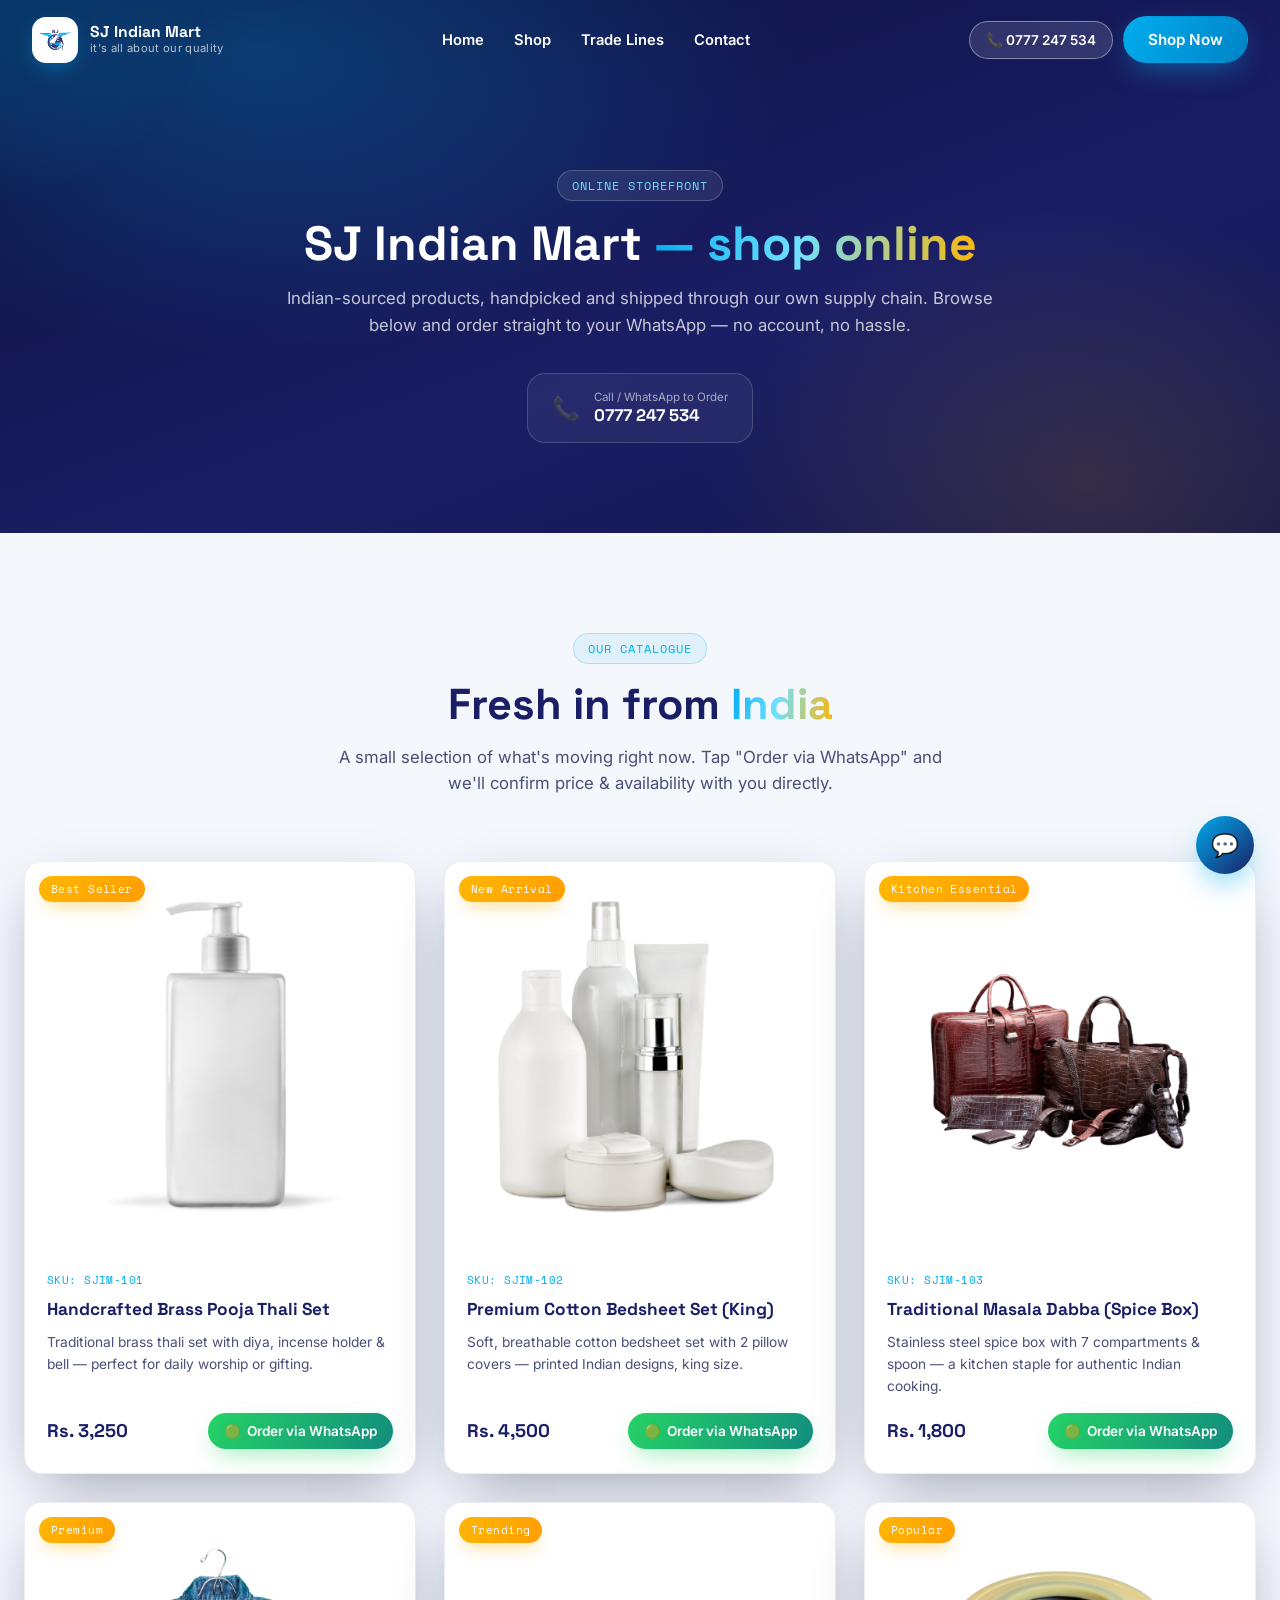
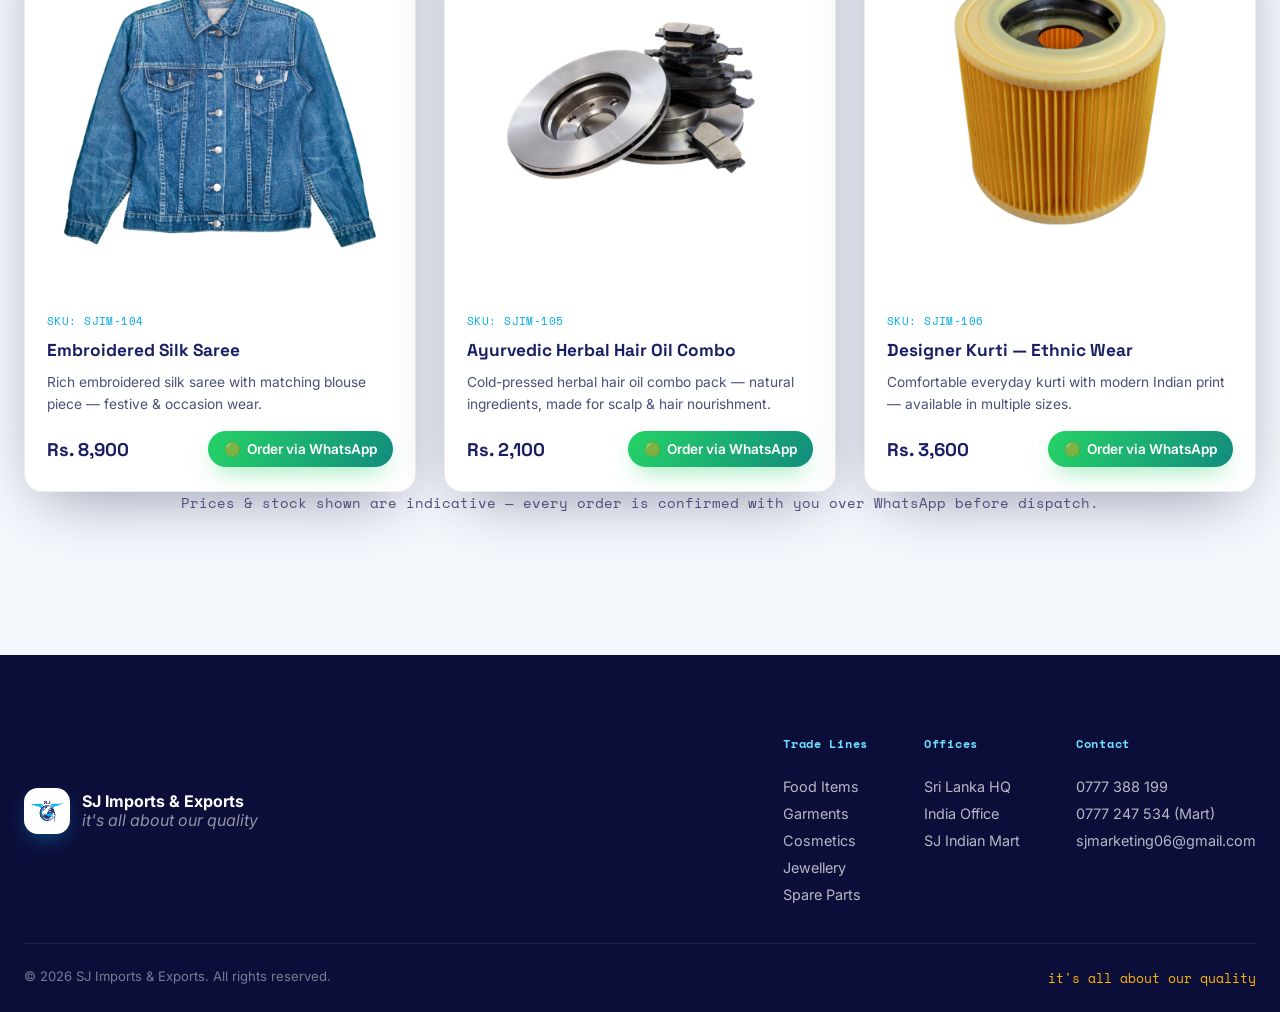
<file: indianmart.html>
<!DOCTYPE html>
<html lang="en">
<head>
<meta charset="UTF-8">
<meta name="viewport" content="width=device-width, initial-scale=1.0">
<title>SJ Indian Mart — Shop Online | SJ Imports &amp; Exports</title>
<meta name="description" content="SJ Indian Mart — shop Indian-sourced products online. Order directly via WhatsApp from SJ Imports & Exports.">
<link rel="preconnect" href="https://fonts.googleapis.com">
<link rel="preconnect" href="https://fonts.gstatic.com" crossorigin>
<link href="https://fonts.googleapis.com/css2?family=Space+Grotesk:wght@400;500;600;700&family=Inter:wght@400;500;600;700;800&family=Space+Mono:wght@400;700&display=swap" rel="stylesheet">
<link rel="stylesheet" href="style.css">
</head>
<body>

<!-- CUSTOM CURSOR GLOW -->
<div class="cursor-glow" id="cursorGlow" aria-hidden="true"></div>

<!-- NAVBAR -->
<header class="navbar" id="navbar">
  <div class="nav-inner">
    <a href="index.html#top" class="brand">
      <span class="brand-mark"><img src="SJ Logo.png" alt="SJ Imports & Exports logo"></span>
      <span class="brand-text">
        <strong>SJ Indian Mart</strong>
        <em>it's all about our quality</em>
      </span>
    </a>

    <nav class="nav-links" id="navLinks">
      <a href="index.html">Home</a>
      <a href="#shop">Shop</a>
      <a href="index.html#services">Trade Lines</a>
      <a href="index.html#contact">Contact</a>
    </nav>

    <div class="nav-cta">
      <a href="tel:0777247534" class="btn btn-ghost">📞 0777 247 534</a>
      <a href="#shop" class="btn btn-primary">Shop Now</a>
    </div>

    <button class="nav-toggle" id="navToggle" aria-label="Toggle menu" aria-expanded="false">
      <span></span><span></span><span></span>
    </button>
  </div>
</header>

<main id="top">

  <!-- SHOP HERO -->
  <section class="shop-hero">
    <div class="shop-hero-inner">
      <span class="section-tag section-tag-light">ONLINE STOREFRONT</span>
      <h1>SJ Indian Mart <span class="gradient-text">— shop online</span></h1>
      <p>Indian-sourced products, handpicked and shipped through our own supply chain. Browse below and order straight to your WhatsApp — no account, no hassle.</p>

      <div class="shop-hero-phone">
        <span class="ico">📞</span>
        <div>
          <span>Call / WhatsApp to Order</span>
          <a href="tel:0777247534">0777 247 534</a>
        </div>
      </div>
    </div>
  </section>

  <!-- PRODUCT GRID -->
  <section class="shop-section" id="shop">
    <div class="section-head reveal">
      <span class="section-tag">OUR CATALOGUE</span>
      <h2>Fresh in from <span class="gradient-text">India</span></h2>
      <p>A small selection of what's moving right now. Tap "Order via WhatsApp" and we'll confirm price &amp; availability with you directly.</p>
    </div>

    <div class="product-grid">

      <article class="product-card reveal">
        <div class="product-media">
          <img src="13.png" alt="Handcrafted brass pooja thali set" loading="lazy">
          <span class="product-badge">Best Seller</span>
        </div>
        <div class="product-body">
          <span class="product-sku">SKU: SJIM-101</span>
          <h3>Handcrafted Brass Pooja Thali Set</h3>
          <p>Traditional brass thali set with diya, incense holder &amp; bell — perfect for daily worship or gifting.</p>
          <div class="product-footer">
            <span class="product-price">Rs. 3,250</span>
            <a class="product-order-btn" target="_blank" rel="noopener"
               href="https://wa.me/94777247534?text=Hi%2C%20I%27d%20like%20to%20order%3A%20Handcrafted%20Brass%20Pooja%20Thali%20Set%20(SKU%3A%20SJIM-101).%20Please%20confirm%20availability%20%26%20price.">
              <span>🟢</span> Order via WhatsApp
            </a>
          </div>
        </div>
      </article>

      <article class="product-card reveal">
        <div class="product-media">
          <img src="14.png" alt="Premium cotton bedsheet set" loading="lazy">
          <span class="product-badge">New Arrival</span>
        </div>
        <div class="product-body">
          <span class="product-sku">SKU: SJIM-102</span>
          <h3>Premium Cotton Bedsheet Set (King)</h3>
          <p>Soft, breathable cotton bedsheet set with 2 pillow covers — printed Indian designs, king size.</p>
          <div class="product-footer">
            <span class="product-price">Rs. 4,500</span>
            <a class="product-order-btn" target="_blank" rel="noopener"
               href="https://wa.me/94777247534?text=Hi%2C%20I%27d%20like%20to%20order%3A%20Premium%20Cotton%20Bedsheet%20Set%20(King)%20(SKU%3A%20SJIM-102).%20Please%20confirm%20availability%20%26%20price.">
              <span>🟢</span> Order via WhatsApp
            </a>
          </div>
        </div>
      </article>

      <article class="product-card reveal">
        <div class="product-media">
          <img src="15.png" alt="Traditional Indian spice masala box" loading="lazy">
          <span class="product-badge">Kitchen Essential</span>
        </div>
        <div class="product-body">
          <span class="product-sku">SKU: SJIM-103</span>
          <h3>Traditional Masala Dabba (Spice Box)</h3>
          <p>Stainless steel spice box with 7 compartments &amp; spoon — a kitchen staple for authentic Indian cooking.</p>
          <div class="product-footer">
            <span class="product-price">Rs. 1,800</span>
            <a class="product-order-btn" target="_blank" rel="noopener"
               href="https://wa.me/94777247534?text=Hi%2C%20I%27d%20like%20to%20order%3A%20Traditional%20Masala%20Dabba%20(Spice%20Box)%20(SKU%3A%20SJIM-103).%20Please%20confirm%20availability%20%26%20price.">
              <span>🟢</span> Order via WhatsApp
            </a>
          </div>
        </div>
      </article>

      <article class="product-card reveal">
        <div class="product-media">
          <img src="16.png" alt="Embroidered silk saree" loading="lazy">
          <span class="product-badge">Premium</span>
        </div>
        <div class="product-body">
          <span class="product-sku">SKU: SJIM-104</span>
          <h3>Embroidered Silk Saree</h3>
          <p>Rich embroidered silk saree with matching blouse piece — festive &amp; occasion wear.</p>
          <div class="product-footer">
            <span class="product-price">Rs. 8,900</span>
            <a class="product-order-btn" target="_blank" rel="noopener"
               href="https://wa.me/94777247534?text=Hi%2C%20I%27d%20like%20to%20order%3A%20Embroidered%20Silk%20Saree%20(SKU%3A%20SJIM-104).%20Please%20confirm%20availability%20%26%20price.">
              <span>🟢</span> Order via WhatsApp
            </a>
          </div>
        </div>
      </article>

      <article class="product-card reveal">
        <div class="product-media">
          <img src="17.png" alt="Ayurvedic herbal hair oil combo" loading="lazy">
          <span class="product-badge">Trending</span>
        </div>
        <div class="product-body">
          <span class="product-sku">SKU: SJIM-105</span>
          <h3>Ayurvedic Herbal Hair Oil Combo</h3>
          <p>Cold-pressed herbal hair oil combo pack — natural ingredients, made for scalp &amp; hair nourishment.</p>
          <div class="product-footer">
            <span class="product-price">Rs. 2,100</span>
            <a class="product-order-btn" target="_blank" rel="noopener"
               href="https://wa.me/94777247534?text=Hi%2C%20I%27d%20like%20to%20order%3A%20Ayurvedic%20Herbal%20Hair%20Oil%20Combo%20(SKU%3A%20SJIM-105).%20Please%20confirm%20availability%20%26%20price.">
              <span>🟢</span> Order via WhatsApp
            </a>
          </div>
        </div>
      </article>

      <article class="product-card reveal">
        <div class="product-media">
          <img src="18.png" alt="Designer ethnic kurti" loading="lazy">
          <span class="product-badge">Popular</span>
        </div>
        <div class="product-body">
          <span class="product-sku">SKU: SJIM-106</span>
          <h3>Designer Kurti — Ethnic Wear</h3>
          <p>Comfortable everyday kurti with modern Indian print — available in multiple sizes.</p>
          <div class="product-footer">
            <span class="product-price">Rs. 3,600</span>
            <a class="product-order-btn" target="_blank" rel="noopener"
               href="https://wa.me/94777247534?text=Hi%2C%20I%27d%20like%20to%20order%3A%20Designer%20Kurti%20-%20Ethnic%20Wear%20(SKU%3A%20SJIM-106).%20Please%20confirm%20availability%20%26%20price.">
              <span>🟢</span> Order via WhatsApp
            </a>
          </div>
        </div>
      </article>

    </div>

    <div class="shop-note-bar reveal">
      <p>Prices &amp; stock shown are indicative — every order is confirmed with you over WhatsApp before dispatch.</p>
    </div>
  </section>

</main>

<!-- FOOTER -->
<footer class="footer">
  <div class="footer-inner">
    <a href="index.html#top" class="brand brand-footer">
      <span class="brand-mark"><img src="SJ Logo.png" alt="SJ Imports & Exports logo"></span>
      <span class="brand-text">
        <strong>SJ Imports &amp; Exports</strong>
        <em>it's all about our quality</em>
      </span>
    </a>

    <div class="footer-cols">
      <div>
        <h4>Trade Lines</h4>
        <a href="index.html#services">Food Items</a>
        <a href="index.html#services">Garments</a>
        <a href="index.html#services">Cosmetics</a>
        <a href="index.html#services">Jewellery</a>
        <a href="index.html#services">Spare Parts</a>
      </div>
      <div>
        <h4>Offices</h4>
        <a href="index.html#offices">Sri Lanka HQ</a>
        <a href="index.html#offices">India Office</a>
        <a href="indianmart.html">SJ Indian Mart</a>
      </div>
      <div>
        <h4>Contact</h4>
        <a href="tel:+94777388199">0777 388 199</a>
        <a href="tel:0777247534">0777 247 534 (Mart)</a>
        <a href="mailto:sjmarketing06@gmail.com">sjmarketing06@gmail.com</a>
      </div>
    </div>
  </div>
  <div class="footer-bottom">
    <span>© <span id="year"></span> SJ Imports &amp; Exports. All rights reserved.</span>
    <span class="footer-tag">it's all about our quality</span>
  </div>
</footer>

<a href="https://wa.me/94777247534" target="_blank" rel="noopener" class="fab" aria-label="Chat with SJ Indian Mart on WhatsApp">💬</a>

<script src="script.js"></script>
</body>
</html>
</file>
<file: style.css>
/* =========================================================
   SJ IMPORTS & EXPORTS — Design tokens
   Navy #1a1e65 / Cyan #00adee / Gold accent for the quality seal
   ========================================================= */
:root{
  --navy: #1a1e65;
  --navy-deep: #0c0e3a;
  --navy-2: #12154d;
  --cyan: #00adee;
  --cyan-light: #6fe0ff;
  --gold: #ffb703;
  --paper: #f4f7fc;
  --ink: #0b0d2e;
  --ink-soft: #4a4f78;

  --glass-bg: rgba(255,255,255,0.06);
  --glass-bg-strong: rgba(255,255,255,0.10);
  --glass-border: rgba(255,255,255,0.16);
  --glass-bg-light: rgba(26,30,101,0.04);
  --glass-border-light: rgba(26,30,101,0.10);

  --font-display: 'Space Grotesk', sans-serif;
  --font-body: 'Inter', sans-serif;
  --font-mono: 'Space Mono', monospace;

  --radius-lg: 28px;
  --radius-md: 18px;
  --radius-sm: 10px;

  --shadow-lift: 0 20px 60px -20px rgba(12,14,58,0.45);
  --ease: cubic-bezier(.22,1,.36,1);
}

*{box-sizing:border-box;}
html{scroll-behavior:smooth;}
@media (prefers-reduced-motion: reduce){
  html{scroll-behavior:auto;}
  *{animation-duration:0.001ms !important; animation-iteration-count:1 !important; transition-duration:0.001ms !important;}
}

body{
  margin:0;
  font-family:var(--font-body);
  color:var(--ink);
  background:var(--paper);
  -webkit-font-smoothing:antialiased;
  overflow-x:hidden;
}

img{max-width:100%; display:block;}
a{color:inherit; text-decoration:none;}
ul{list-style:none; margin:0; padding:0;}
h1,h2,h3{font-family:var(--font-display); margin:0; line-height:1.05;}
p{margin:0; line-height:1.6; color:var(--ink-soft);}

.gradient-text{
  background:linear-gradient(100deg, var(--cyan) 0%, var(--cyan-light) 45%, var(--gold) 100%);
  -webkit-background-clip:text;
  background-clip:text;
  color:transparent;
}

/* cursor glow (desktop ambience) */
.cursor-glow{
  position:fixed; top:0; left:0; width:420px; height:420px;
  border-radius:50%;
  pointer-events:none;
  background:radial-gradient(circle, rgba(0,173,238,0.16), transparent 70%);
  transform:translate(-50%,-50%);
  z-index:2;
  transition:opacity .3s ease;
  opacity:0;
}
@media (hover:hover) and (pointer:fine){
  .cursor-glow{opacity:1;}
}

/* =========================================================
   BUTTONS
   ========================================================= */
.btn{
  display:inline-flex; align-items:center; gap:8px;
  padding:13px 24px;
  border-radius:100px;
  font-family:var(--font-body);
  font-weight:600;
  font-size:0.95rem;
  border:1px solid transparent;
  cursor:pointer;
  transition:transform .25s var(--ease), box-shadow .25s var(--ease), background .25s var(--ease), border-color .25s var(--ease);
  white-space:nowrap;
}
.btn:hover{transform:translateY(-2px);}
.btn:focus-visible{outline:2px solid var(--cyan); outline-offset:3px;}

.btn-primary{
  background:linear-gradient(120deg, var(--cyan) 0%, #0083c7 100%);
  color:#fff;
  box-shadow:0 10px 30px -8px rgba(0,173,238,0.55);
}
.btn-primary:hover{box-shadow:0 14px 36px -8px rgba(0,173,238,0.7);}

.btn-outline{
  background:transparent;
  border-color:rgba(255,255,255,0.5);
  color:#fff;
}
.btn-outline:hover{background:rgba(255,255,255,0.12); border-color:#fff;}

.btn-ghost{
  background:var(--glass-bg-light);
  border-color:var(--glass-border-light);
  color:var(--navy);
  font-size:0.85rem;
  padding:10px 16px;
}
.btn-ghost:hover{background:rgba(26,30,101,0.08);}

.btn-lg{padding:16px 30px; font-size:1rem;}
.btn-block{width:100%; justify-content:center;}

/* =========================================================
   NAVBAR
   ========================================================= */
.navbar{
  position:fixed; top:0; left:0; right:0; z-index:100;
  padding:16px 0;
  transition:padding .3s var(--ease), background .3s var(--ease), box-shadow .3s var(--ease);
}
.navbar.scrolled{
  padding:10px 0;
  background:rgba(244,247,252,0.75);
  backdrop-filter:blur(16px) saturate(160%);
  -webkit-backdrop-filter:blur(16px) saturate(160%);
  box-shadow:0 8px 30px -14px rgba(12,14,58,0.25);
}
.nav-inner{
  max-width:1280px; margin:0 auto; padding:0 32px;
  display:flex; align-items:center; justify-content:space-between; gap:24px;
}
.brand{display:flex; align-items:center; gap:12px;}
.brand-mark{
  width:46px; height:46px; border-radius:14px;
  display:flex; align-items:center; justify-content:center;
  padding:6px;
  background:#fff;
  box-shadow:0 8px 20px -6px rgba(0,173,238,0.5);
  flex-shrink:0;
  overflow:hidden;
}
.brand-mark img{
  width:100%; height:100%; object-fit:contain;
}
.brand-text{display:flex; flex-direction:column; line-height:1.2;}
.navbar .brand-text strong{font-family:var(--font-display); font-size:0.98rem; color:#fff; transition:color .3s var(--ease);}
.navbar .brand-text em{font-style:normal; font-size:0.7rem; color:rgba(255,255,255,0.7); letter-spacing:.03em; transition:color .3s var(--ease);}
.navbar.scrolled .brand-text strong{color:var(--navy);}
.navbar.scrolled .brand-text em{color:var(--ink-soft);}

.nav-links{display:flex; align-items:center; gap:30px;}
.nav-links a{
  font-size:0.92rem; font-weight:600; color:#fff;
  position:relative; padding:4px 0;
  transition:color .3s var(--ease);
}
.navbar.scrolled .nav-links a{color:var(--navy);}
.nav-links a::after{
  content:''; position:absolute; left:0; bottom:-2px; width:0; height:2px;
  background:linear-gradient(90deg,var(--cyan),var(--gold));
  transition:width .25s var(--ease);
}
.nav-links a:hover::after{width:100%;}

/* mobile dropdown always sits on a white panel, regardless of scroll state */
.navbar.open .nav-links a{color:var(--navy);}

.nav-cta{display:flex; align-items:center; gap:10px;}
.navbar .nav-cta .btn-ghost{
  background:rgba(255,255,255,0.12); border-color:rgba(255,255,255,0.4); color:#fff;
}
.navbar .nav-cta .btn-ghost:hover{background:rgba(255,255,255,0.2);}
.navbar.scrolled .nav-cta .btn-ghost{
  background:var(--glass-bg-light); border-color:var(--glass-border-light); color:var(--navy);
}
.navbar.scrolled .nav-cta .btn-ghost:hover{background:rgba(26,30,101,0.08);}
.nav-toggle{
  display:none; flex-direction:column; gap:5px;
  width:40px; height:40px; border-radius:10px; border:none;
  background:var(--glass-bg-light); cursor:pointer; padding:0; place-items:center;
}
.nav-toggle span{width:18px; height:2px; background:var(--navy); border-radius:2px; margin:0 auto;}

/* =========================================================
   HERO
   ========================================================= */
.hero{
  position:relative;
  min-height:100vh;
  display:flex; flex-direction:column; align-items:center; justify-content:center;
  overflow:hidden;
  background:var(--navy-deep);
  padding:140px 24px 80px;
}
.hero-video{
  position:absolute; inset:0; width:100%; height:100%;
  object-fit:cover; z-index:0; opacity:0.55;
}
.hero-overlay{
  position:absolute; inset:0; z-index:1;
  background:
    radial-gradient(1100px 620px at 18% 8%, rgba(0,173,238,0.35), transparent 60%),
    radial-gradient(900px 600px at 85% 90%, rgba(255,183,3,0.14), transparent 55%),
    linear-gradient(180deg, rgba(12,14,58,0.55) 0%, rgba(12,14,58,0.85) 55%, var(--navy-deep) 100%);
}
.hero-grid{
  position:absolute; inset:0; z-index:1;
  background-image:
    linear-gradient(rgba(255,255,255,0.05) 1px, transparent 1px),
    linear-gradient(90deg, rgba(255,255,255,0.05) 1px, transparent 1px);
  background-size:64px 64px;
  mask-image:radial-gradient(circle at 50% 30%, black 0%, transparent 70%);
}

.hero-content{position:relative; z-index:2; max-width:880px; text-align:center; color:#fff;}

.eyebrow-row{
  display:flex; align-items:center; justify-content:center; gap:12px;
  margin-bottom:26px; flex-wrap:wrap;
}
.eyebrow{
  font-family:var(--font-mono); font-size:0.75rem; letter-spacing:.04em;
  padding:8px 14px; border-radius:100px;
  background:var(--glass-bg); border:1px solid var(--glass-border);
  backdrop-filter:blur(10px);
}
.eyebrow-sep{color:var(--cyan-light); opacity:.8;}

.hero-title{
  font-size:clamp(2.4rem, 6vw, 4.6rem);
  font-weight:700; letter-spacing:-0.02em;
  margin-bottom:24px;
}
.hero-sub{
  max-width:640px; margin:0 auto 38px; color:rgba(255,255,255,0.78);
  font-size:clamp(1rem,1.6vw,1.15rem);
}
.hero-actions{
  display:flex; align-items:center; justify-content:center; gap:16px; flex-wrap:wrap;
  margin-bottom:56px;
}

.hero-stats{
  display:flex; align-items:center; justify-content:center; gap:28px; flex-wrap:wrap;
  padding:22px 34px;
  border-radius:100px;
  background:var(--glass-bg); border:1px solid var(--glass-border);
  backdrop-filter:blur(14px);
}
.stat{display:flex; flex-direction:column; align-items:center; gap:2px;}
.stat-num{font-family:var(--font-display); font-size:1.5rem; font-weight:700; color:var(--cyan-light);}
.stat-label{font-size:0.72rem; color:rgba(255,255,255,0.65); letter-spacing:.02em;}
.stat-divider{width:1px; height:30px; background:rgba(255,255,255,0.18);}

/* quality seal */
.quality-seal{
  position:absolute; z-index:2;
  top:120px; right:5%;
  width:150px; height:150px;
  animation:spin 24s linear infinite;
  filter:drop-shadow(0 8px 24px rgba(255,183,3,0.25));
}
.seal-svg{width:100%; height:100%;}
.seal-ring-outer{fill:none; stroke:var(--gold); stroke-width:1.4; opacity:.9;}
.seal-ring-inner{fill:none; stroke:var(--cyan-light); stroke-width:1; stroke-dasharray:3 4; opacity:.8;}
.seal-text{
  font-family:var(--font-mono); font-size:9.3px; letter-spacing:2px;
  fill:var(--gold);
}
.seal-center{
  font-family:var(--font-display); font-size:26px; font-weight:700;
  fill:#fff;
  animation:counter-spin 24s linear infinite;
  transform-origin:100px 100px;
}
@keyframes spin{ to{ transform:rotate(360deg);} }
@keyframes counter-spin{ to{ transform:rotate(-360deg);} }

.scroll-cue{
  position:relative; z-index:2; margin-top:10px;
  width:26px; height:42px; border-radius:16px; border:2px solid rgba(255,255,255,0.4);
  display:flex; justify-content:center; padding-top:8px;
}
.scroll-cue span{width:4px; height:8px; border-radius:4px; background:var(--cyan-light); animation:cueMove 1.6s ease infinite;}
@keyframes cueMove{ 0%{transform:translateY(0); opacity:1;} 70%{opacity:.3;} 100%{transform:translateY(14px); opacity:0;} }

/* =========================================================
   TICKER
   ========================================================= */
.ticker{
  background:linear-gradient(90deg, var(--navy), var(--navy-2));
  overflow:hidden; padding:14px 0;
  border-top:1px solid rgba(255,255,255,0.08);
  border-bottom:1px solid rgba(255,255,255,0.08);
}
.ticker-track{
  display:flex; align-items:center; gap:22px; width:max-content;
  animation:tickerMove 26s linear infinite;
  font-family:var(--font-mono); font-size:0.82rem; letter-spacing:.06em;
  color:var(--cyan-light); white-space:nowrap;
}
.ticker-track .dot{color:var(--gold); font-size:0.5rem;}
@keyframes tickerMove{ from{transform:translateX(0);} to{transform:translateX(-33.3333%);} }

/* =========================================================
   ABOUT US
   ========================================================= */
.about.section{background:#fff; max-width:none; padding:0;}
.about-inner{
  max-width:none; margin:0; padding:120px 5vw;
  display:grid; grid-template-columns:1fr 1fr; gap:64px; align-items:start;
}
.about-left{display:flex; flex-direction:column; gap:36px;}
.about-slideshow{display:flex; flex-direction:column; align-items:center;}
.slideshow-frame{
  position:relative; width:500px; max-width:100%; aspect-ratio:1/1; border-radius:var(--radius-lg); overflow:hidden;
  box-shadow:var(--shadow-lift); border:1px solid rgba(26,30,101,0.08);
  background:linear-gradient(135deg,var(--navy),var(--navy-2));
}
.slideshow-frame .slide{
  position:absolute; inset:0; width:100%; height:100%; object-fit:cover;
  opacity:0; transition:opacity 1.2s var(--ease);
}
.slideshow-frame .slide.is-active{opacity:1;}
.slideshow-dots{display:flex; justify-content:center; gap:8px; margin-top:16px;}
.sdot{width:8px; height:8px; border-radius:50%; background:rgba(26,30,101,0.18); transition:background .3s var(--ease), transform .3s var(--ease);}
.sdot.is-active{background:var(--cyan); transform:scale(1.3);}

.about-copy h2{font-size:clamp(1.9rem,4vw,2.6rem); color:var(--navy); margin:14px 0 18px;}
.about-copy > p{font-size:1.02rem; margin-bottom:32px;}
.about-pillars{display:flex; flex-direction:column; gap:18px;}
.pillar{display:flex; gap:16px; padding:20px 22px; border-radius:var(--radius-md); background:var(--paper); border:1px solid rgba(26,30,101,0.08);}
.pillar-ico{font-size:1.6rem; flex-shrink:0; line-height:1;}
.pillar h4{font-family:var(--font-display); color:var(--navy); font-size:1.02rem; margin-bottom:4px;}
.pillar p{font-size:0.9rem;}

/* --- right column: most demanding imports, stacked --- */
.about-right{display:flex; flex-direction:column;}
.about-right .section-tag{margin-bottom:14px; align-self:flex-start;}
.about-right h2{font-size:clamp(1.9rem,4vw,2.6rem); color:var(--navy); margin-bottom:16px;}
.about-right > p{font-size:1.02rem; margin-bottom:28px;}
.demand-stack{display:flex; flex-direction:column; gap:24px;}
.demand-card{
  position:relative; border-radius:var(--radius-lg); overflow:hidden;
  background:#fff; border:1px solid rgba(26,30,101,0.08); box-shadow:var(--shadow-lift);
  transition:transform .35s var(--ease), box-shadow .35s var(--ease);
}
.demand-card:hover{transform:translateY(-8px); box-shadow:0 30px 70px -22px rgba(12,14,58,0.35);}
.demand-media{position:relative; aspect-ratio:16/9; overflow:hidden; background:linear-gradient(135deg,var(--navy),var(--navy-2));}
.demand-media img{width:100%; height:100%; object-fit:cover; transition:transform .5s var(--ease);}
.demand-card:hover .demand-media img{transform:scale(1.06);}
.demand-badge{
  position:absolute; top:16px; left:16px;
  font-family:var(--font-mono); font-size:0.72rem; letter-spacing:.04em;
  padding:6px 14px; border-radius:100px; color:#fff;
  background:linear-gradient(120deg, var(--cyan), #0083c7);
  box-shadow:0 8px 20px -6px rgba(0,173,238,0.5);
}
.demand-body{padding:22px 24px 26px;}
.demand-body h3{font-size:1.25rem; color:var(--navy); margin-bottom:8px;}
.demand-body p{font-size:0.92rem;}

/* =========================================================
   MILESTONES / STATS COUNTER
   ========================================================= */
.stats-counter{
  background:linear-gradient(160deg, var(--navy) 0%, var(--navy-2) 100%);
  padding:64px 24px;
}
.counters-grid{
  max-width:1280px; margin:0 auto;
  display:grid; grid-template-columns:repeat(5,1fr); gap:20px;
}
.counter-card{
  text-align:center; padding:28px 16px; border-radius:var(--radius-md);
  background:var(--glass-bg); border:1px solid var(--glass-border);
  backdrop-filter:blur(12px);
}
.counter-ico{font-size:1.8rem; display:block; margin-bottom:10px;}
.counter-value{display:flex; align-items:baseline; justify-content:center; gap:2px;}
.counter-num{font-family:var(--font-display); font-size:2.1rem; font-weight:700; color:#fff;}
.counter-suffix{font-family:var(--font-display); font-size:1.2rem; font-weight:700; color:var(--cyan-light);}
.counter-label{display:block; margin-top:6px; font-size:0.76rem; letter-spacing:.03em; color:rgba(255,255,255,0.65); font-family:var(--font-mono);}

/* =========================================================
   SECTION SHELL
   ========================================================= */
.section{
  padding:120px 24px;
  max-width:1280px; margin:0 auto;
  position:relative;
}
.section-head{
  max-width:640px; margin:0 auto 64px; text-align:center;
}
.section-tag{
  display:inline-block; font-family:var(--font-mono); font-size:0.75rem;
  letter-spacing:.08em; color:var(--cyan);
  background:rgba(0,173,238,0.08); border:1px solid rgba(0,173,238,0.25);
  padding:6px 14px; border-radius:100px; margin-bottom:18px;
}
.section-tag-light{color:var(--cyan-light); background:rgba(255,255,255,0.08); border-color:rgba(255,255,255,0.2);}
.section-head h2{font-size:clamp(1.9rem,4vw,2.7rem); color:var(--navy); margin-bottom:16px;}
.section-head p{font-size:1.05rem;}

.reveal{opacity:0; transform:translateY(28px); transition:opacity .7s var(--ease), transform .7s var(--ease);}
.reveal.in{opacity:1; transform:translateY(0);}

/* =========================================================
   CARGO TAG CARDS (signature element)
   ========================================================= */
.cargo-grid{
  display:grid; grid-template-columns:repeat(3, 1fr); gap:28px;
}
.cargo-tag{
  position:relative;
  background:#fff;
  border-radius:var(--radius-md);
  border:1px solid rgba(26,30,101,0.08);
  box-shadow:var(--shadow-lift);
  overflow:hidden;
  transition:transform .35s var(--ease), box-shadow .35s var(--ease);
}
.cargo-tag:hover{transform:translateY(-8px) rotate(-0.4deg); box-shadow:0 30px 70px -22px rgba(12,14,58,0.35);}
.tag-hole{
  position:absolute; top:18px; left:18px; width:14px; height:14px;
  border-radius:50%; background:var(--paper);
  border:1px solid rgba(26,30,101,0.15);
  z-index:3;
}
.tag-media{position:relative; aspect-ratio:4/3; overflow:hidden; background:linear-gradient(135deg,var(--navy),var(--navy-2));}
.tag-media img{width:100%; height:100%; object-fit:cover; transition:transform .5s var(--ease);}
.cargo-tag:hover .tag-media img{transform:scale(1.06);}
.tag-index{
  position:absolute; bottom:12px; right:12px;
  font-family:var(--font-mono); font-weight:700; font-size:1.6rem;
  color:#fff; opacity:.85; text-shadow:0 2px 10px rgba(0,0,0,0.4);
}
.tag-perf{
  height:0; border-top:2px dashed rgba(26,30,101,0.15); margin:0 20px;
  position:relative;
}
.tag-perf::before, .tag-perf::after{
  content:''; position:absolute; top:-7px; width:14px; height:14px; border-radius:50%; background:var(--paper);
}
.tag-perf::before{left:-27px;}
.tag-perf::after{right:-27px;}
.tag-body{padding:22px 24px 26px;}
.tag-code{font-family:var(--font-mono); font-size:0.7rem; letter-spacing:.05em; color:var(--cyan); display:block; margin-bottom:8px;}
.tag-body h3{font-size:1.25rem; color:var(--navy); margin-bottom:8px;}
.tag-body p{font-size:0.92rem;}

.cargo-tag-cta{
  display:flex; align-items:center; justify-content:center;
  background:linear-gradient(140deg, var(--navy), var(--navy-2));
  min-height:100%;
}
.cta-inner{padding:36px 30px; text-align:center;}
.cta-inner .tag-code{color:var(--cyan-light);}
.cta-inner h3{color:#fff; font-size:1.3rem; margin-bottom:10px;}
.cta-inner p{color:rgba(255,255,255,0.7); margin-bottom:22px; font-size:0.92rem;}

/* =========================================================
   OFFICES
   ========================================================= */
.offices{background:var(--paper);}
.route-visual{
  display:flex; align-items:center; justify-content:center; gap:18px;
  margin-bottom:56px; font-size:2rem;
}
.route-line{
  position:relative; width:min(400px,50vw); height:2px;
  background:repeating-linear-gradient(90deg, var(--cyan) 0 8px, transparent 8px 16px);
}
.route-plane{
  position:absolute; top:50%; left:0; transform:translate(-50%,-50%);
  font-size:1.2rem; display:inline-block;
  animation:fly 3.6s ease-in-out infinite;
}
@keyframes fly{ 0%{left:0;} 50%{left:100%;} 50.01%{left:100%; transform:translate(-50%,-50%) scaleX(-1);} 100%{left:0; transform:translate(-50%,-50%) scaleX(-1);} }

.office-grid{display:grid; grid-template-columns:1fr 1fr; gap:28px;}
.office-card{
  padding:36px; border-radius:var(--radius-lg);
  background:#fff; border:1px solid rgba(26,30,101,0.08);
  box-shadow:var(--shadow-lift);
}
.office-card-alt{
  background:linear-gradient(150deg, var(--navy), var(--navy-2));
  color:#fff;
}
.office-top{display:flex; align-items:center; gap:16px; margin-bottom:24px;}
.office-flag{font-size:2.2rem;}
.office-kicker{
  display:block; font-family:var(--font-mono); font-size:0.72rem; letter-spacing:.05em;
  color:var(--cyan); margin-bottom:4px;
}
.office-card-alt .office-kicker{color:var(--cyan-light);}
.office-card h3{font-size:1.35rem; color:var(--navy);}
.office-card-alt h3{color:#fff;}
.office-details{display:flex; flex-direction:column; gap:12px; margin-bottom:20px;}
.office-details li{display:flex; align-items:center; gap:10px; font-size:0.95rem;}
.office-card-alt .office-details li{color:rgba(255,255,255,0.85);}
.office-details a{border-bottom:1px solid transparent; transition:border-color .2s;}
.office-details a:hover{border-color:currentColor;}
.ico{flex-shrink:0;}
.office-map-link{
  font-family:var(--font-mono); font-size:0.8rem; color:var(--cyan);
  border-bottom:1px solid rgba(0,173,238,0.4);
}
.office-note{display:block; font-family:var(--font-mono); font-size:0.78rem; color:rgba(255,255,255,0.6); margin-top:6px;}

/* =========================================================
   INDIAN MART
   ========================================================= */
.mart{
  max-width:none; padding:120px 24px;
  background:linear-gradient(160deg, var(--navy-deep) 0%, var(--navy) 60%, var(--navy-2) 100%);
  position:relative; overflow:hidden;
}
.mart-glow{
  position:absolute; inset:0;
  background:radial-gradient(700px 500px at 80% 20%, rgba(0,173,238,0.25), transparent 60%),
             radial-gradient(600px 500px at 10% 90%, rgba(255,183,3,0.15), transparent 60%);
}
.mart-inner{
  position:relative; max-width:1280px; margin:0 auto;
  display:grid; grid-template-columns:1fr 1fr; gap:56px; align-items:center;
}
.mart-copy h2{color:#fff; font-size:clamp(1.9rem,4vw,2.6rem); margin-bottom:16px;}
.mart-copy p{color:rgba(255,255,255,0.75); font-size:1.05rem; margin-bottom:30px;}
.mart-phone{
  display:flex; align-items:center; gap:14px;
  padding:16px 20px; border-radius:var(--radius-md);
  background:var(--glass-bg); border:1px solid var(--glass-border);
  backdrop-filter:blur(12px); width:fit-content;
}
.mart-phone .ico{font-size:1.4rem;}
.mart-phone div{display:flex; flex-direction:column;}
.mart-phone span{font-size:0.72rem; color:rgba(255,255,255,0.6);}
.mart-phone a{color:#fff; font-weight:700; font-family:var(--font-display); font-size:1.05rem;}
.mart-cta-row{margin-top:28px;}

.mart-socials{display:flex; flex-direction:column; gap:16px;}
.social-card{
  display:flex; align-items:center; gap:16px;
  padding:18px 22px; border-radius:var(--radius-md);
  background:var(--glass-bg); border:1px solid var(--glass-border);
  backdrop-filter:blur(14px);
  transition:transform .3s var(--ease), background .3s var(--ease);
}
.social-card:hover{transform:translateX(8px); background:var(--glass-bg-strong);}
.social-ico{width:22px; height:22px; fill:#fff; flex-shrink:0;}
.social-card div{display:flex; flex-direction:column; flex:1;}
.social-platform{font-size:0.7rem; color:rgba(255,255,255,0.55); font-family:var(--font-mono); letter-spacing:.04em;}
.social-card strong{color:#fff; font-family:var(--font-display); font-size:1.05rem;}
.social-go{color:rgba(255,255,255,0.5); font-size:1.1rem;}
.social-fb .social-ico{color:#1877f2;}
.social-tt .social-ico{color:var(--cyan-light);}
.social-ig .social-ico{color:#ff8fc7;}

/* =========================================================
   CONTACT
   ========================================================= */
.contact-grid{display:grid; grid-template-columns:1.3fr 1fr; gap:32px;}
.contact-form{
  padding:36px; border-radius:var(--radius-lg);
  background:#fff; border:1px solid rgba(26,30,101,0.08);
  box-shadow:var(--shadow-lift);
  display:flex; flex-direction:column; gap:18px;
}
.form-row{display:grid; grid-template-columns:1fr 1fr; gap:18px;}
.field{display:flex; flex-direction:column; gap:8px;}
.field label{font-size:0.82rem; font-weight:600; color:var(--navy);}
.field input, .field select, .field textarea{
  padding:13px 16px; border-radius:12px; border:1.5px solid rgba(26,30,101,0.12);
  font-family:var(--font-body); font-size:0.95rem; color:var(--ink);
  background:var(--paper);
  transition:border-color .2s, box-shadow .2s;
  resize:vertical;
}
.field input:focus, .field select:focus, .field textarea:focus{
  outline:none; border-color:var(--cyan); box-shadow:0 0 0 4px rgba(0,173,238,0.14);
}
.form-note{font-size:0.85rem; color:var(--cyan); min-height:1.2em;}

.contact-side{display:flex; flex-direction:column; gap:16px;}
.side-card{
  display:flex; align-items:center; gap:16px;
  padding:20px 22px; border-radius:var(--radius-md);
  background:linear-gradient(135deg, rgba(0,173,238,0.06), rgba(26,30,101,0.04));
  border:1px solid rgba(26,30,101,0.08);
}
.side-card .ico{font-size:1.4rem;}
.side-card div{display:flex; flex-direction:column;}
.side-card strong{color:var(--navy); font-family:var(--font-display); font-size:0.98rem;}
.side-card span{font-size:0.85rem; color:var(--ink-soft);}

/* =========================================================
   INDIAN MART SHOP PAGE
   ========================================================= */
.shop-hero{
  background:linear-gradient(160deg, var(--navy-deep) 0%, var(--navy) 60%, var(--navy-2) 100%);
  padding:170px 24px 90px; text-align:center; position:relative; overflow:hidden;
}
.shop-hero::before{
  content:''; position:absolute; inset:0;
  background:radial-gradient(900px 500px at 20% 10%, rgba(0,173,238,0.28), transparent 60%),
             radial-gradient(700px 500px at 85% 90%, rgba(255,183,3,0.14), transparent 55%);
}
.shop-hero-inner{position:relative; max-width:720px; margin:0 auto;}
.shop-hero .section-tag-light{margin-bottom:18px;}
.shop-hero h1{color:#fff; font-size:clamp(2rem,4.6vw,3rem); margin-bottom:16px; font-family:var(--font-display);}
.shop-hero p{color:rgba(255,255,255,0.75); font-size:1.05rem; margin-bottom:34px;}
.shop-hero-phone{
  display:inline-flex; align-items:center; gap:14px;
  padding:16px 24px; border-radius:var(--radius-md);
  background:var(--glass-bg); border:1px solid var(--glass-border);
  backdrop-filter:blur(12px);
}
.shop-hero-phone .ico{font-size:1.4rem;}
.shop-hero-phone div{display:flex; flex-direction:column; text-align:left;}
.shop-hero-phone span{font-size:0.72rem; color:rgba(255,255,255,0.6);}
.shop-hero-phone a{color:#fff; font-weight:700; font-family:var(--font-display); font-size:1.05rem;}

.shop-section{padding:100px 24px; max-width:1280px; margin:0 auto;}
.product-grid{display:grid; grid-template-columns:repeat(3,1fr); gap:28px;}
.product-card{
  position:relative; background:#fff; border-radius:var(--radius-md);
  border:1px solid rgba(26,30,101,0.08); box-shadow:var(--shadow-lift);
  overflow:hidden; display:flex; flex-direction:column;
  transition:transform .35s var(--ease), box-shadow .35s var(--ease);
}
.product-card:hover{transform:translateY(-8px); box-shadow:0 30px 70px -22px rgba(12,14,58,0.35);}
.product-media{position:relative; aspect-ratio:1/1; overflow:hidden; background:linear-gradient(135deg,var(--navy),var(--navy-2));}
.product-media img{width:100%; height:100%; object-fit:cover; transition:transform .5s var(--ease);}
.product-card:hover .product-media img{transform:scale(1.06);}
.product-badge{
  position:absolute; top:14px; left:14px;
  font-family:var(--font-mono); font-size:0.68rem; letter-spacing:.04em;
  padding:5px 12px; border-radius:100px; color:#fff;
  background:linear-gradient(120deg, var(--gold), #ff9d03);
  box-shadow:0 8px 18px -6px rgba(255,183,3,0.55);
}
.product-body{padding:20px 22px 24px; display:flex; flex-direction:column; gap:10px; flex:1;}
.product-sku{font-family:var(--font-mono); font-size:0.68rem; color:var(--cyan); letter-spacing:.04em;}
.product-body h3{font-size:1.08rem; color:var(--navy); line-height:1.3;}
.product-body p{font-size:0.86rem; flex:1;}
.product-footer{display:flex; align-items:center; justify-content:space-between; margin-top:6px; gap:10px; flex-wrap:wrap;}
.product-price{font-family:var(--font-display); font-weight:700; color:var(--navy); font-size:1.15rem;}
.product-order-btn{
  display:inline-flex; align-items:center; gap:6px;
  padding:10px 16px; border-radius:100px; font-size:0.85rem; font-weight:600;
  background:linear-gradient(120deg, #25D366, #128C7E); color:#fff;
  box-shadow:0 10px 24px -8px rgba(37,211,102,0.55);
  transition:transform .25s var(--ease), box-shadow .25s var(--ease);
}
.product-order-btn:hover{transform:translateY(-2px); box-shadow:0 14px 30px -8px rgba(37,211,102,0.7);}

.shop-note-bar{
  max-width:1280px; margin:0 auto 0; padding:0 24px 40px;
  text-align:center;
}
.shop-note-bar p{font-size:0.88rem; font-family:var(--font-mono); color:var(--ink-soft);}

/* =========================================================
   FOOTER
   ========================================================= */
.footer{background:var(--navy-deep); color:rgba(255,255,255,0.8); padding:64px 24px 24px;}
.footer-inner{
  max-width:1280px; margin:0 auto;
  display:flex; flex-wrap:wrap; gap:48px; justify-content:space-between;
  padding-bottom:40px; border-bottom:1px solid rgba(255,255,255,0.08);
}
.brand-footer .brand-text strong{color:#fff;}
.brand-footer .brand-text em{color:rgba(255,255,255,0.55);}
.footer-cols{display:flex; gap:56px; flex-wrap:wrap;}
.footer-cols h4{font-family:var(--font-mono); font-size:0.75rem; letter-spacing:.06em; color:var(--cyan-light); margin-bottom:16px;}
.footer-cols div{display:flex; flex-direction:column; gap:10px;}
.footer-cols a{font-size:0.9rem; color:rgba(255,255,255,0.7); transition:color .2s;}
.footer-cols a:hover{color:#fff;}
.footer-bottom{
  max-width:1280px; margin:24px auto 0; display:flex; justify-content:space-between;
  flex-wrap:wrap; gap:12px; font-size:0.82rem; color:rgba(255,255,255,0.45);
}
.footer-tag{font-family:var(--font-mono); color:var(--gold);}

/* =========================================================
   FLOATING ACTION BUTTON
   ========================================================= */
.fab{
  position:fixed; bottom:26px; right:26px; z-index:90;
  width:58px; height:58px; border-radius:50%;
  display:flex; align-items:center; justify-content:center;
  font-size:1.4rem;
  background:linear-gradient(135deg, var(--cyan), var(--navy));
  box-shadow:0 14px 30px -8px rgba(0,173,238,0.6);
  animation:fabPulse 2.6s ease infinite;
}
@keyframes fabPulse{ 0%,100%{transform:scale(1);} 50%{transform:scale(1.08);} }

/* =========================================================
   RESPONSIVE
   ========================================================= */
@media (max-width: 980px){
  .cargo-grid{grid-template-columns:repeat(2,1fr);}
  .office-grid{grid-template-columns:1fr;}
  .mart-inner{grid-template-columns:1fr;}
  .contact-grid{grid-template-columns:1fr;}
  .quality-seal{width:110px; height:110px; top:90px; right:4%;}
  .about-inner{grid-template-columns:1fr; padding:90px 24px;}
  .about-slideshow{max-width:420px; margin:0 auto;}
  .counters-grid{grid-template-columns:repeat(3,1fr);}
  .demand-grid{grid-template-columns:1fr;}
}

@media (max-width: 760px){
  .nav-links, .nav-cta{display:none;}
  .nav-toggle{display:flex;}
  .navbar.open .nav-links{
    display:flex; flex-direction:column; position:absolute; top:100%; left:16px; right:16px;
    background:#fff; border-radius:18px; padding:20px; gap:16px;
    box-shadow:var(--shadow-lift); align-items:flex-start;
  }
  .navbar.open .nav-cta{
    display:flex; position:absolute; top:calc(100% + 210px); left:16px; right:16px;
    flex-direction:column;
  }
  .cargo-grid{grid-template-columns:1fr;}
  .form-row{grid-template-columns:1fr;}
  .hero{padding-top:120px;}
  .quality-seal{display:none;}
  .section{padding:80px 20px;}
  .route-line{width:60vw;}
  .about-inner{padding:70px 20px;}
  .counters-grid{grid-template-columns:repeat(2,1fr);}
  .product-grid{grid-template-columns:1fr;}
  .shop-hero{padding:130px 20px 70px;}
  .shop-section{padding:70px 20px;}
}

/* Fade-in on scroll */
.fade-in{
  opacity:0;
  transform:translateY(30px);
  transition:opacity .8s ease, transform .8s ease;
}
.fade-in.is-visible{
  opacity:1;
  transform:translateY(0);
}
</file>
